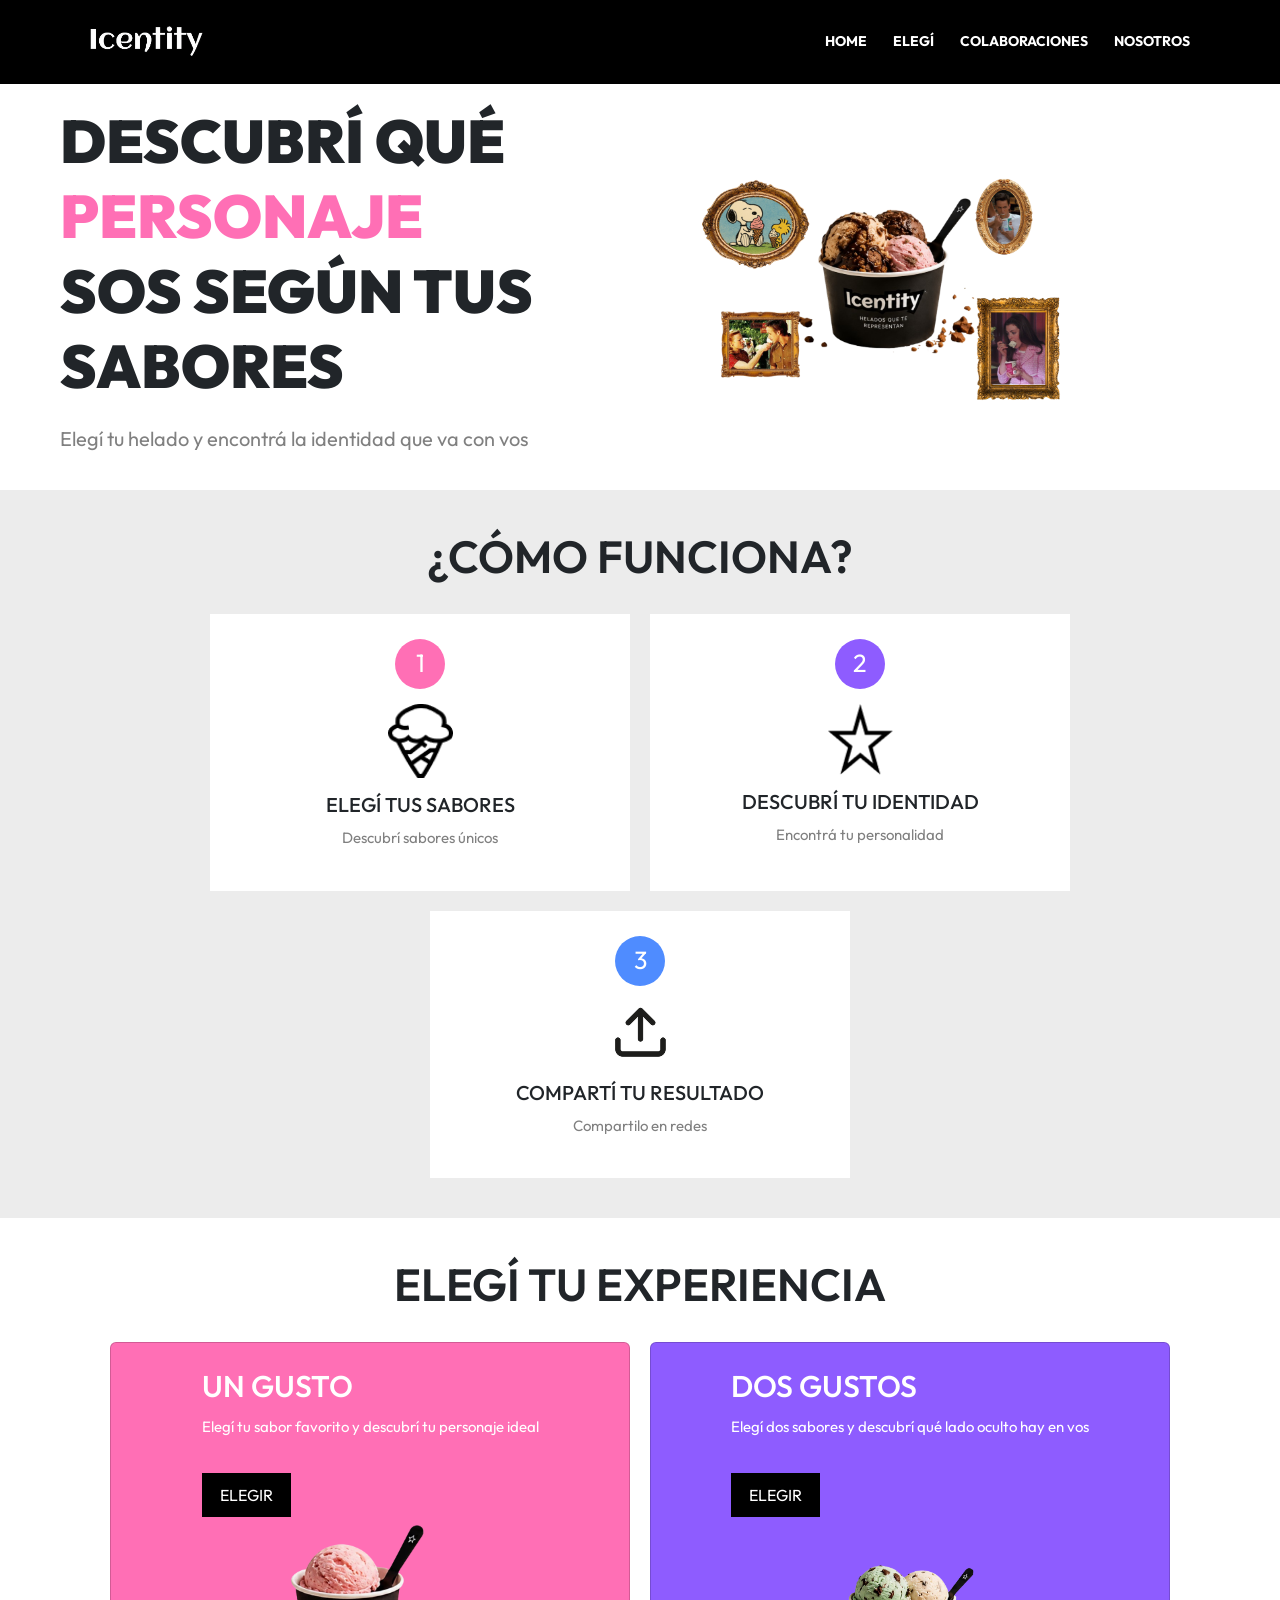
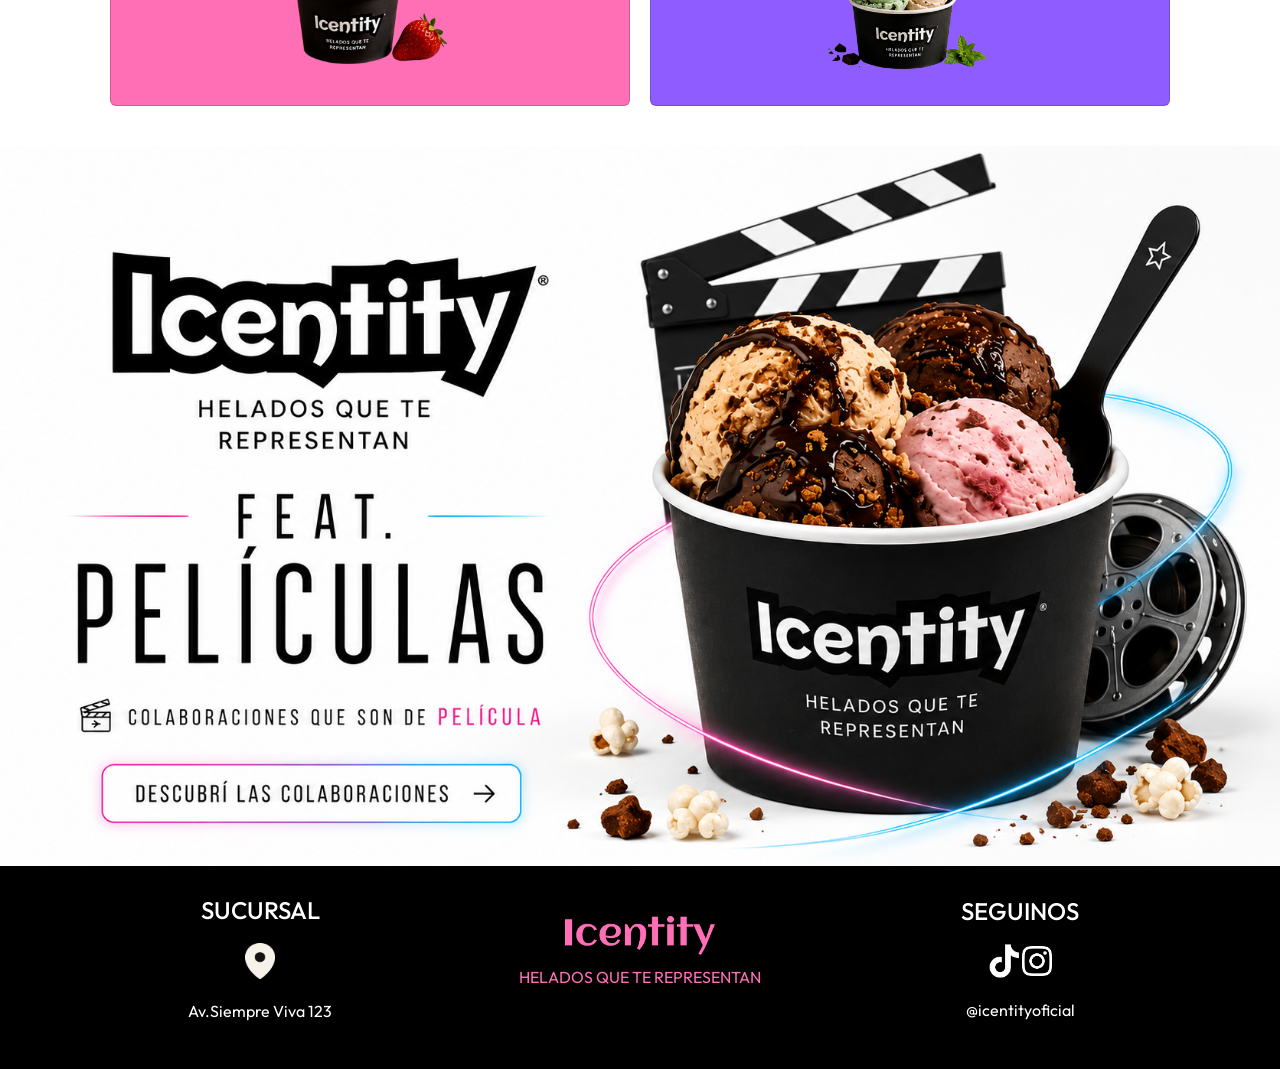
<file: index.html>
<!DOCTYPE html>
<html lang="es">
<head>
  <meta charset="UTF-8">
  <meta name="viewport" content="width=device-width, initial-scale=1.0">
  <title>Icentity</title>
  <link href="https://cdn.jsdelivr.net/npm/bootstrap@5.3.8/dist/css/bootstrap.min.css" rel="stylesheet" integrity="sha384-sRIl4kxILFvY47J16cr9ZwB07vP4J8+LH7qKQnuqkuIAvNWLzeN8tE5YBujZqJLB" crossorigin="anonymous">
  <link rel="stylesheet" href="css/styles.css">
  <link rel="preconnect" href="https://fonts.googleapis.com">
  <link rel="preconnect" href="https://fonts.gstatic.com" crossorigin>
  <link href="https://fonts.googleapis.com/css2?family=Outfit:wght@100..900&display=swap" rel="stylesheet">
</head>




<body>




  <!-- HEADER -->
<header>
  <nav class="navbar navbar-expand-lg navbar-dark bg-black">
    <div class="container">
      <a class="navbar-brand" href="index.html">
        <img class="logo" src="img/logo.png" alt="Logo">
      </a>

      <button class="navbar-toggler" type="button" data-bs-toggle="collapse" data-bs-target="#menu">
        <span class="navbar-toggler-icon"></span>
      </button>

      <div class="collapse navbar-collapse" id="menu">
        <ul class="navbar-nav ms-auto">
          <li class="nav-item">
            <a class="nav-link" href="index.html">HOME</a>
          </li>
          <li class="nav-item">
            <a class="nav-link" href="index.html#experiencia">ELEGÍ</a>
          </li>
          <li class="nav-item">
            <a class="nav-link" href="colaboraciones.html">COLABORACIONES</a>
          </li>
          <li class="nav-item">
            <a class="nav-link" href="nosotros.html">NOSOTROS</a>
          </li>
        </ul>
      </div>
    </div>
  </nav>
</header>



  <!-- HERO -->




  <section class="row hero">





    <div class="col-lg-4 col-md-12 col-sm-12 texto-hero">


      <h1>
        DESCUBRÍ QUÉ <br>
        <span>PERSONAJE</span> <br>
        SOS SEGÚN TUS <br>
        SABORES
      </h1>




      <p>
        Elegí tu helado y encontrá la identidad que va con vos
      </p>




    </div>




    <img class="col-lg-4 col-md-12 col-sm-12helado-principal" src="img/portada.png" alt="Helado">




  </section>




  <!-- COMO FUNCIONA -->




  <section class="funciona">




    <h2>¿CÓMO FUNCIONA?</h2>




    <div class="row contenedor-pasos">





      <div class="col-lg-4 col-md-12 col-sm-12 paso">




        <div class="numero rosa">1</div>




        <img src="img/icono1.png" alt="Icono">




        <h3>ELEGÍ TUS SABORES</h3>




        <p>
          Descubrí sabores únicos
        </p>




      </div>




      <div class="col-lg-4 col-md-12 col-sm-12 paso">




        <div class="numero violeta">2</div>




        <img src="img/icono2.png" alt="Icono">




        <h3>DESCUBRÍ TU IDENTIDAD</h3>




        <p>
          Encontrá tu personalidad
        </p>




      </div>




      <div class="col-lg-4 col-md-12 col-sm-12 paso">




        <div class="numero azul">3</div>




        <img src="img/icono3.png" alt="Icono">




        <h3>COMPARTÍ TU RESULTADO</h3>




        <p>
          Compartilo en redes
        </p>




      </div>




    </div>




  </section>




  <!-- EXPERIENCIA -->




<section id="experiencia" class="experiencia">




  <h2>ELEGÍ TU EXPERIENCIA</h2>




    <div class="row contenedor-cards">




      <!-- CARD 1 -->




      <div class="col-lg-6 col-md-12 col-sm-12 card rosa-fondo">




        <div class="texto-card">




          <h3>UN GUSTO</h3>




          <p>
            Elegí tu sabor favorito y descubrí tu personaje ideal
          </p>
          <a href="elegiuno.html">
               <button>ELEGIR</button>
          </a>
        </div>




        <img src="img/unabochasinfondo.png" alt="Helado">




      </div>




      <!-- CARD 2 -->




      <div class="col-lg-6 col-md-12 col-sm-12 card violeta-fondo">




        <div class="texto-card">




          <h3>DOS GUSTOS</h3>




          <p>
            Elegí dos sabores y descubrí qué lado oculto hay en vos
          </p>
          <a href="elegidos.html">
               <button>ELEGIR</button>
          </a>
        </div>




        <img src="img/dosbochassinfondo.png" alt="Helado">




      </div>




    </div>




  </section>




  <!-- COLABORACION -->




  <section class="banner">




<a href="colaboraciones.html">
  <img class="colaboracionfoto" src="img/colaboraciones.png" alt="Colaboraciones">
</a>



  </section>




  <!-- FOOTER -->

<footer class="footer">
  <div class="container footer-info">
    <div class="row text-center align-items-center">
      <div class="col-md-4">
        <h4>SUCURSAL</h4>
        <img src="img/ubicacion.png" alt="Ubicación">
        <p>Av.Siempre Viva 123</p>
      </div>
      <div class="col-md-4 footer-centro">
        <img src="img/logorosa.png" alt="Logo">
<p style="color: #ff6fb5;">HELADOS QUE TE REPRESENTAN</p>      </div>
      <div class="col-md-4">
        <h4>SEGUINOS</h4>
        <img src="img/tiktok.png" alt="TikTok">
        <img src="img/instagram.png" alt="Instagram">
        <p>@icentityoficial</p>
      </div>
    </div>
  </div>
</footer>


<script src="https://cdn.jsdelivr.net/npm/bootstrap@5.3.8/dist/js/bootstrap.bundle.min.js" integrity="sha384-FKyoEForCGlyvwx9Hj09JcYn3nv7wiPVlz7YYwJrWVcXK/BmnVDxM+D2scQbITxI" crossorigin="anonymous"></script></body>
</html>
</file>
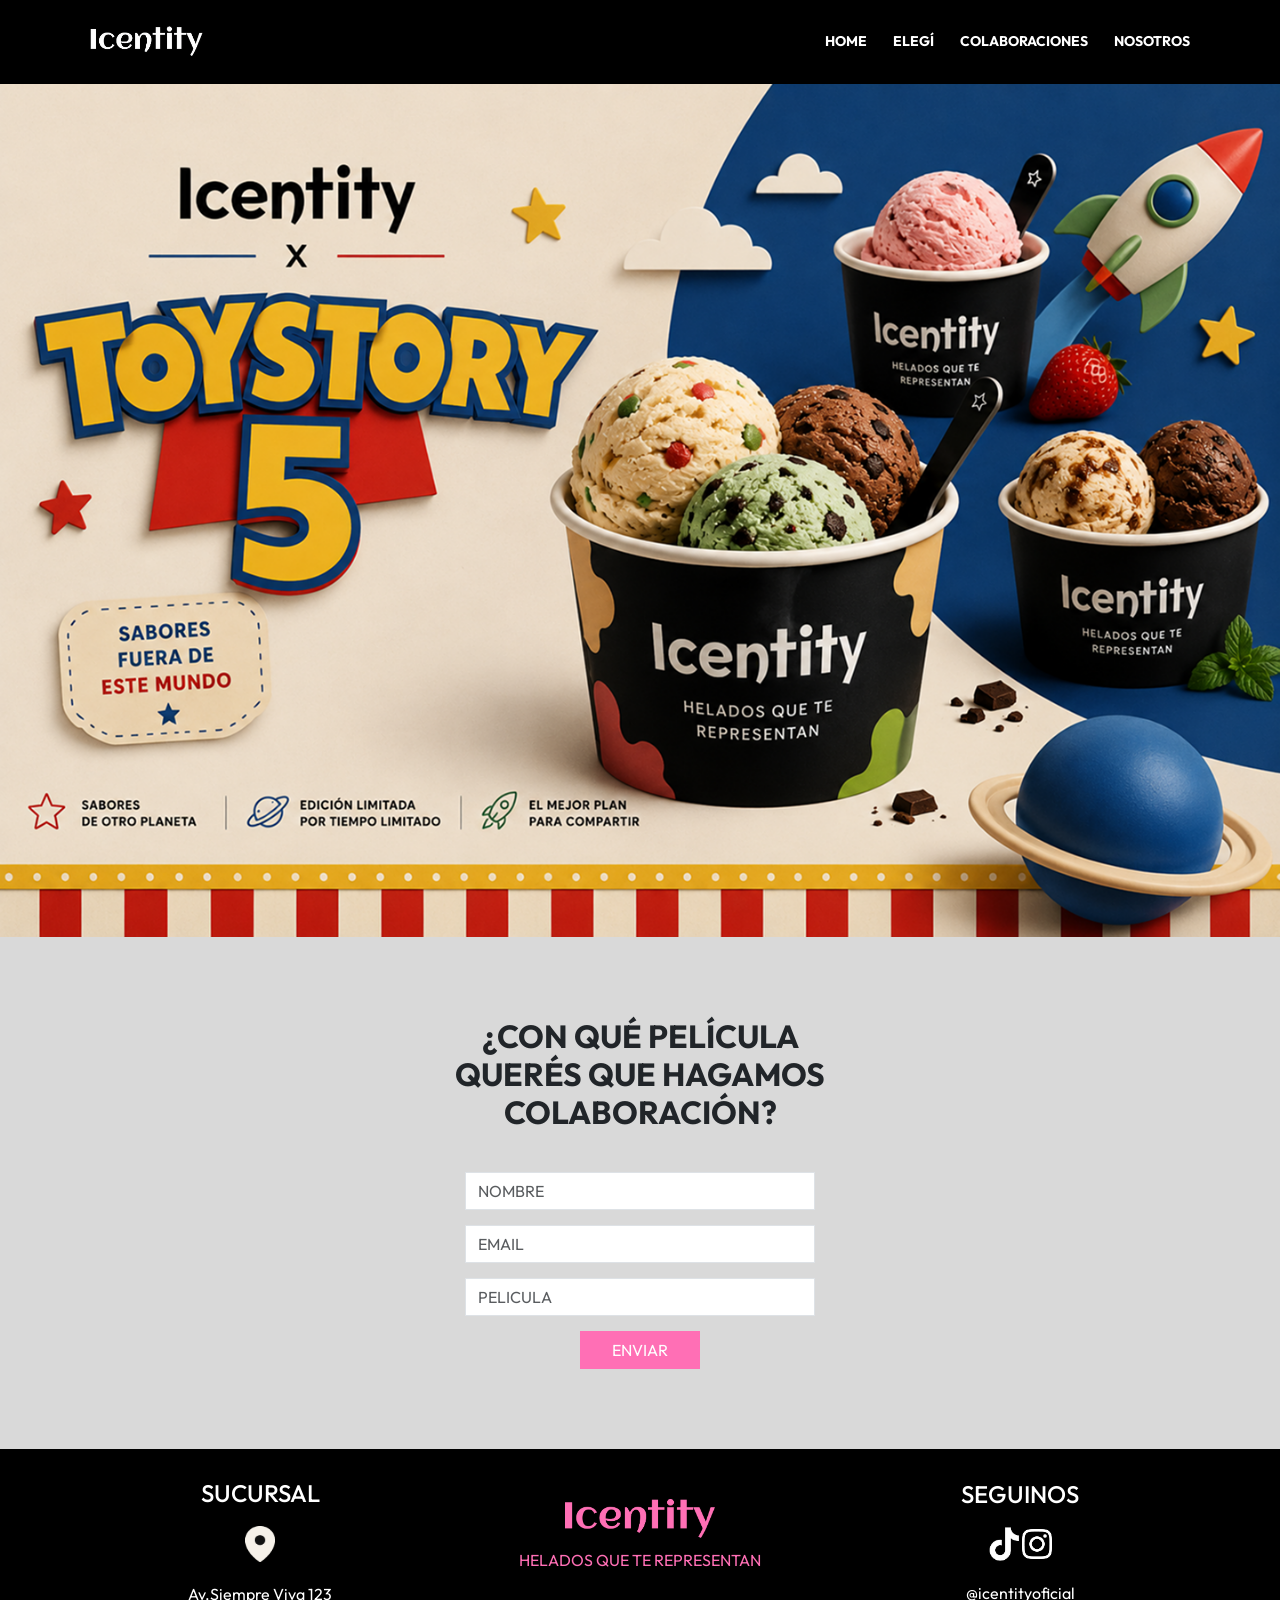
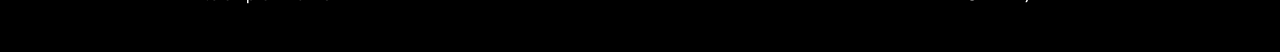
<file: colaboraciones.html>
<!DOCTYPE html>
<html lang="es">
<head>
  <meta charset="UTF-8">
  <meta name="viewport" content="width=device-width, initial-scale=1.0">
  <title>Icentity</title>
  <link href="https://cdn.jsdelivr.net/npm/bootstrap@5.3.8/dist/css/bootstrap.min.css" rel="stylesheet" integrity="sha384-sRIl4kxILFvY47J16cr9ZwB07vP4J8+LH7qKQnuqkuIAvNWLzeN8tE5YBujZqJLB" crossorigin="anonymous">
  <link rel="stylesheet" href="css/styles.css">
    <link rel="preconnect" href="https://fonts.googleapis.com">
  <link rel="preconnect" href="https://fonts.gstatic.com" crossorigin>
  <link href="https://fonts.googleapis.com/css2?family=Outfit:wght@100..900&display=swap" rel="stylesheet">
</head>



<body>

  <!-- HEADER -->
<header>
  <nav class="navbar navbar-expand-lg navbar-dark bg-black">
    <div class="container">
      <a class="navbar-brand" href="index.html">
        <img class="logo" src="img/logo.png" alt="Logo">
      </a>

      <button class="navbar-toggler" type="button" data-bs-toggle="collapse" data-bs-target="#menu">
        <span class="navbar-toggler-icon"></span>
      </button>

      <div class="collapse navbar-collapse" id="menu">
        <ul class="navbar-nav ms-auto">
          <li class="nav-item">
            <a class="nav-link" href="index.html">HOME</a>
          </li>
          <li class="nav-item">
            <a class="nav-link" href="index.html#experiencia">ELEGÍ</a>
          </li>
          <li class="nav-item">
            <a class="nav-link" href="colaboraciones.html">COLABORACIONES</a>
          </li>
          <li class="nav-item">
            <a class="nav-link" href="nosotros.html">NOSOTROS</a>
          </li>
        </ul>
      </div>
    </div>
  </nav>
</header>
 
<section class="banner">
  <img class="img-fluid" src="img/fotocolab.png" alt="Colaboración">
</section>

<section class="formulario">
  <div class="container">
    <h2>
      ¿CON QUÉ PELÍCULA<br>
      QUERÉS QUE HAGAMOS<br>
      COLABORACIÓN?
    </h2>

    <form>
      <input type="text" placeholder="NOMBRE" class="form-control" required>
      <input type="email" placeholder="EMAIL" class="form-control" required>
      <input type="text" placeholder="PELICULA" class="form-control" required>
      <button class="btn btn-enviar">ENVIAR</button>
    </form>
  </div>  
</section>


<footer class="footer">
  <div class="container footer-info">
    <div class="row text-center align-items-center">
      <div class="col-md-4">
        <h4>SUCURSAL</h4>
        <img src="img/ubicacion.png" alt="Ubicación">
        <p>Av.Siempre Viva 123</p>
      </div>
      <div class="col-md-4 footer-centro">
        <img src="img/logorosa.png" alt="Logo">
<p style="color: #ff6fb5;">HELADOS QUE TE REPRESENTAN</p>      </div>
      <div class="col-md-4">
        <h4>SEGUINOS</h4>
        <img src="img/tiktok.png" alt="TikTok">
        <img src="img/instagram.png" alt="Instagram">
        <p>@icentityoficial</p>
      </div>
    </div>
  </div>
</footer>

<script src="https://cdn.jsdelivr.net/npm/bootstrap@5.3.8/dist/js/bootstrap.bundle.min.js" integrity="sha384-FKyoEForCGlyvwx9Hj09JcYn3nv7wiPVlz7YYwJrWVcXK/BmnVDxM+D2scQbITxI" crossorigin="anonymous"></script>

</body>
</html>
</file>
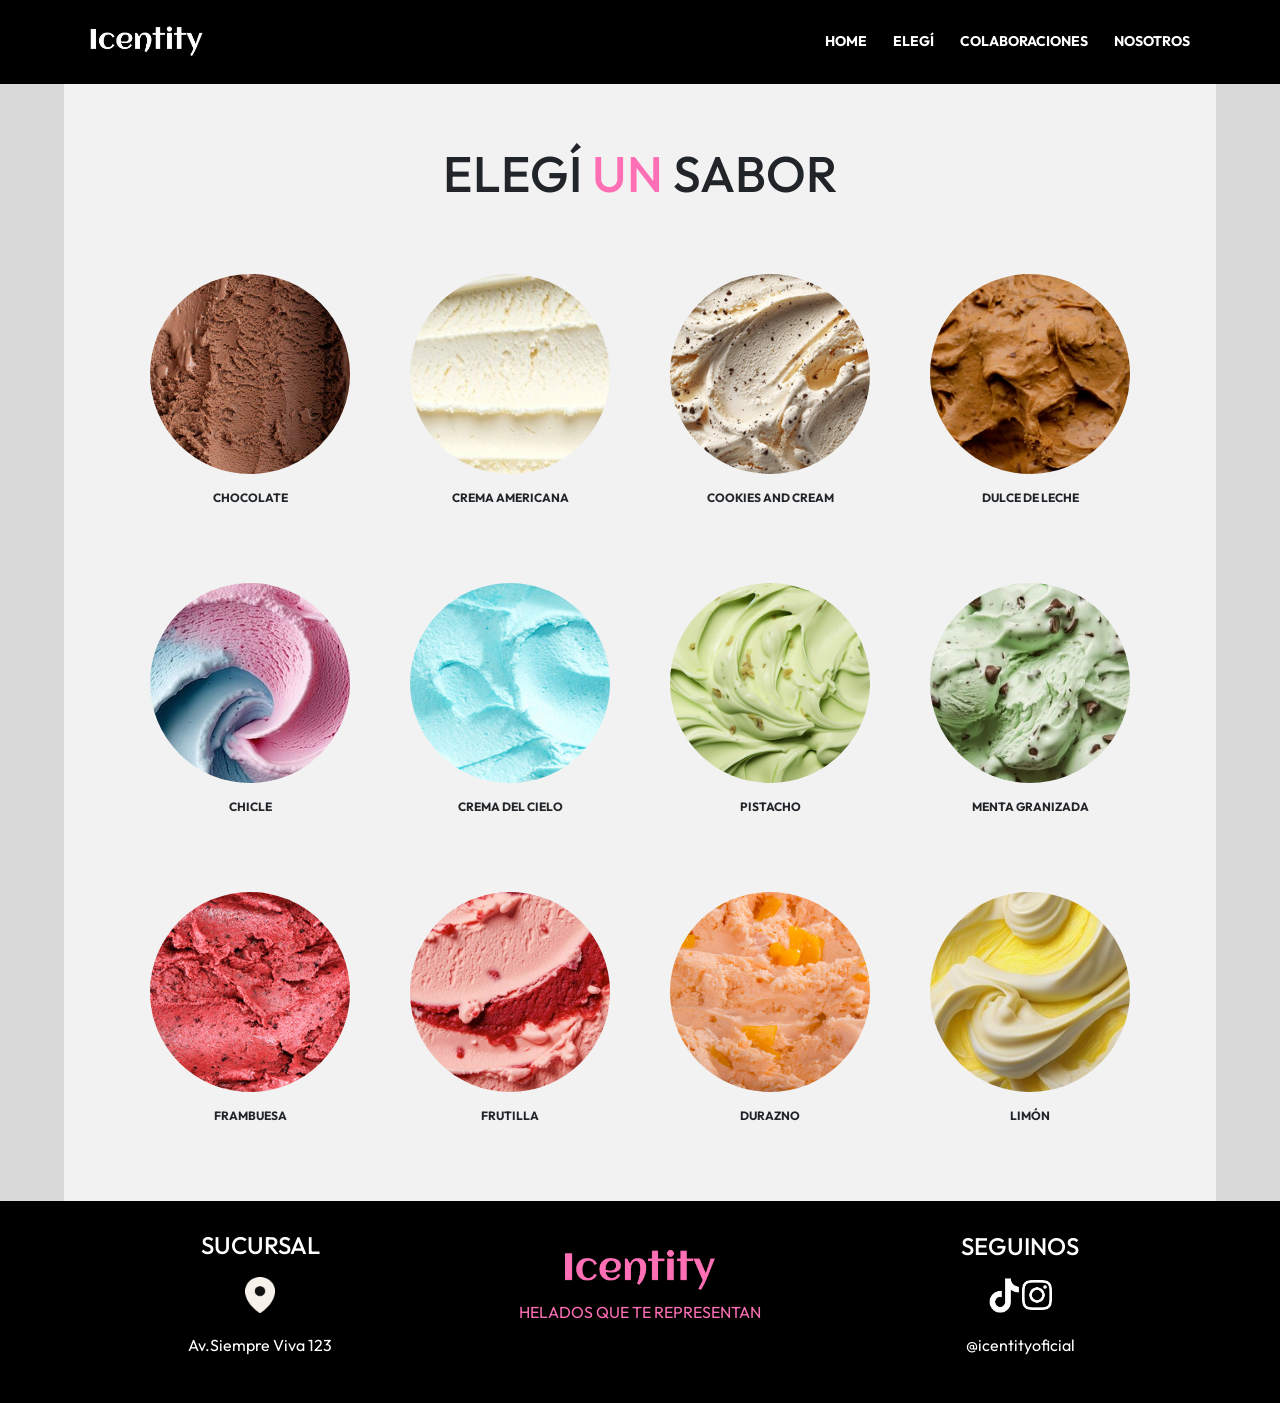
<file: elegidos.html>
<!DOCTYPE html>
<html lang="es">
<head>
  <meta charset="UTF-8">
  <meta name="viewport" content="width=device-width, initial-scale=1.0">
  <title>Icentity - Sabores</title>
  <link href="https://cdn.jsdelivr.net/npm/bootstrap@5.3.8/dist/css/bootstrap.min.css" rel="stylesheet" integrity="sha384-sRIl4kxILFvY47J16cr9ZwB07vP4J8+LH7qKQnuqkuIAvNWLzeN8tE5YBujZqJLB" crossorigin="anonymous">
  <link rel="stylesheet" href="css/styles.css">
    <link rel="preconnect" href="https://fonts.googleapis.com">
  <link rel="preconnect" href="https://fonts.gstatic.com" crossorigin>
  <link href="https://fonts.googleapis.com/css2?family=Outfit:wght@100..900&display=swap" rel="stylesheet">
</head>




<body>




  <!-- HEADER -->




<header>
  <nav class="navbar navbar-expand-lg navbar-dark bg-black">
    <div class="container">
      <a class="navbar-brand" href="index.html">
        <img class="logo" src="img/logo.png" alt="Logo">
      </a>

      <button class="navbar-toggler" type="button" data-bs-toggle="collapse" data-bs-target="#menu">
        <span class="navbar-toggler-icon"></span>
      </button>

      <div class="collapse navbar-collapse" id="menu">
        <ul class="navbar-nav ms-auto">
          <li class="nav-item">
            <a class="nav-link" href="index.html">HOME</a>
          </li>
          <li class="nav-item">
            <a class="nav-link" href="index.html#experiencia">ELEGÍ</a>
          </li>
          <li class="nav-item">
            <a class="nav-link" href="colaboraciones.html">COLABORACIONES</a>
          </li>
          <li class="nav-item">
            <a class="nav-link" href="nosotros.html">NOSOTROS</a>
          </li>
        </ul>
      </div>
    </div>
  </nav>
</header>




  <!-- SABORES -->




  <section class="sabores">




   <h1>
  ELEGÍ <span>UN</span> SABOR
</h1>




    <div class="contenedor-sabores">




      <!-- SABOR -->




      <a href="resultadodos.html">
  <div class="sabor">
    <img src="img/chocolate.jpg" alt="Chocolate">
    <p>CHOCOLATE</p>
  </div>
</a>

<a href="resultadodos.html">
  <div class="sabor">
    <img src="img/crema.jpg" alt="Crema Americana">
    <p>CREMA AMERICANA</p>
  </div>
</a>

<a href="resultadodos.html">
  <div class="sabor">
    <img src="img/cookies.jpg" alt="Cookies and Cream">
    <p>COOKIES AND CREAM</p>
  </div>
</a>

<a href="resultadodos.html">
  <div class="sabor">
    <img src="img/ddl.jpg" alt="Dulce de Leche">
    <p>DULCE DE LECHE</p>
  </div>
</a>

<a href="resultadodos.html">
  <div class="sabor">
    <img src="img/chicle.jpg" alt="Chicle">
    <p>CHICLE</p>
  </div>
</a>

<a href="resultadodos.html">
  <div class="sabor">
    <img src="img/cremadelcielo.jpg" alt="Crema del Cielo">
    <p>CREMA DEL CIELO</p>
  </div>
</a>

<a href="resultadodos.html">
  <div class="sabor">
    <img src="img/pistacho.jpg" alt="Pistacho">
    <p>PISTACHO</p>
  </div>
</a>

<a href="resultadodos.html">
  <div class="sabor">
    <img src="img/menta.jpg" alt="Menta Granizada">
    <p>MENTA GRANIZADA</p>
  </div>
</a>

<a href="resultadodos.html">
  <div class="sabor">
    <img src="img/frambuesa.jpg" alt="Frambuesa">
    <p>FRAMBUESA</p>
  </div>
</a>

<a href="resultadodos.html">
  <div class="sabor">
    <img src="img/frutilla.jpg" alt="Frutilla">
    <p>FRUTILLA</p>
  </div>
</a>

<a href="resultadodos.html">
  <div class="sabor">
    <img src="img/naranja.jpg" alt="Durazno">
    <p>DURAZNO</p>
  </div>
</a>

<a href="resultadodos.html">
  <div class="sabor">
    <img src="img/limon.jpg" alt="Limón">
    <p>LIMÓN</p>
  </div>
</a>

    </div>




  </section>




  <!-- FOOTER -->

<footer class="footer">
  <div class="container footer-info">
    <div class="row text-center align-items-center">
      <div class="col-md-4">
        <h4>SUCURSAL</h4>
        <img src="img/ubicacion.png" alt="Ubicación">
        <p>Av.Siempre Viva 123</p>
      </div>
      <div class="col-md-4 footer-centro">
        <img src="img/logorosa.png" alt="Logo">
<p style="color: #ff6fb5;">HELADOS QUE TE REPRESENTAN</p>      </div>
      <div class="col-md-4">
        <h4>SEGUINOS</h4>
        <img src="img/tiktok.png" alt="TikTok">
        <img src="img/instagram.png" alt="Instagram">
        <p>@icentityoficial</p>
      </div>
    </div>
  </div>
</footer>



<script src="https://cdn.jsdelivr.net/npm/bootstrap@5.3.8/dist/js/bootstrap.bundle.min.js" integrity="sha384-FKyoEForCGlyvwx9Hj09JcYn3nv7wiPVlz7YYwJrWVcXK/BmnVDxM+D2scQbITxI" crossorigin="anonymous"></script>
</body>
</html>
</file>
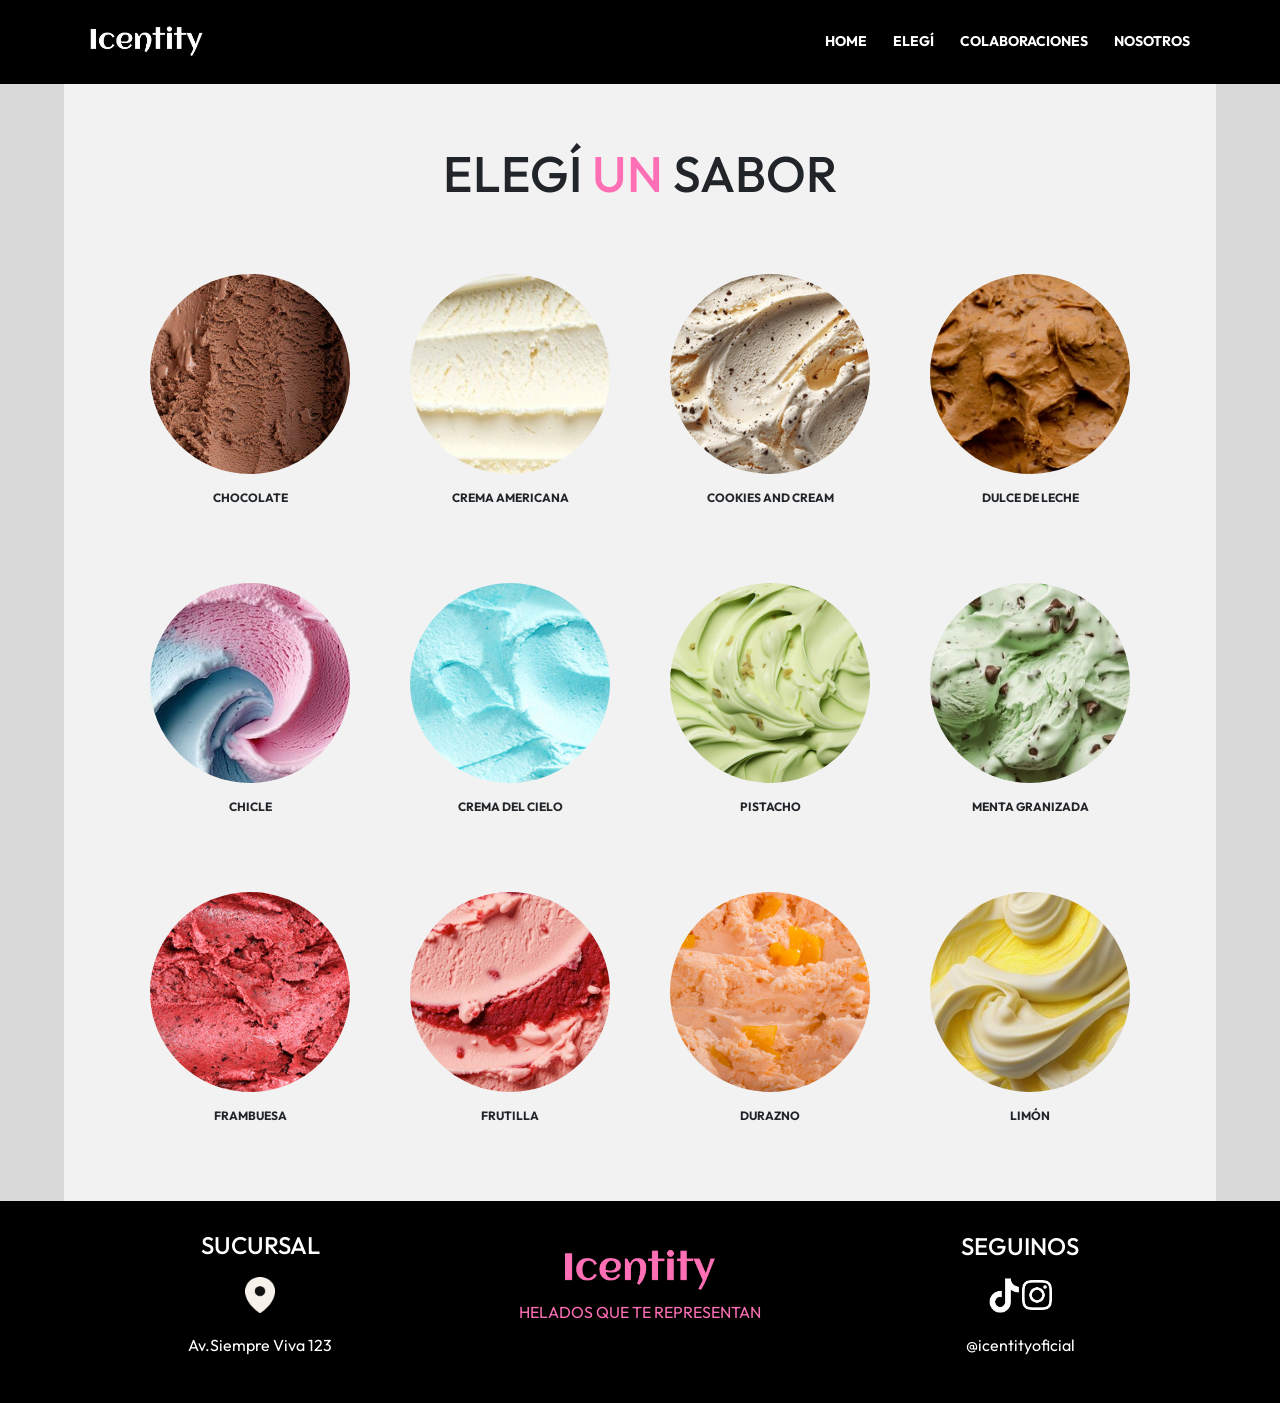
<file: elegiuno.html>
<!DOCTYPE html>
<html lang="es">
<head>
  <meta charset="UTF-8">
  <meta name="viewport" content="width=device-width, initial-scale=1.0">
  <title>Icentity - Sabores</title>
  <link href="https://cdn.jsdelivr.net/npm/bootstrap@5.3.8/dist/css/bootstrap.min.css" rel="stylesheet" integrity="sha384-sRIl4kxILFvY47J16cr9ZwB07vP4J8+LH7qKQnuqkuIAvNWLzeN8tE5YBujZqJLB" crossorigin="anonymous">
  <link rel="stylesheet" href="css/styles.css">
    <link rel="preconnect" href="https://fonts.googleapis.com">
  <link rel="preconnect" href="https://fonts.gstatic.com" crossorigin>
  <link href="https://fonts.googleapis.com/css2?family=Outfit:wght@100..900&display=swap" rel="stylesheet">
</head>




<body>

  <!-- HEADER -->
  <header>
  <nav class="navbar navbar-expand-lg navbar-dark bg-black">
    <div class="container">
      <a class="navbar-brand" href="index.html">
        <img class="logo" src="img/logo.png" alt="Logo">
      </a>

      <button class="navbar-toggler" type="button" data-bs-toggle="collapse" data-bs-target="#menu">
        <span class="navbar-toggler-icon"></span>
      </button>

      <div class="collapse navbar-collapse" id="menu">
        <ul class="navbar-nav ms-auto">
          <li class="nav-item">
            <a class="nav-link" href="index.html">HOME</a>
          </li>
          <li class="nav-item">
            <a class="nav-link" href="index.html#experiencia">ELEGÍ</a>
          </li>
          <li class="nav-item">
            <a class="nav-link" href="colaboraciones.html">COLABORACIONES</a>
          </li>
          <li class="nav-item">
            <a class="nav-link" href="nosotros.html">NOSOTROS</a>
          </li>
        </ul>
      </div>
    </div>
  </nav>
</header>


  <!-- SABORES -->




  <section class="sabores">




   <h1>
  ELEGÍ <span>UN</span> SABOR
</h1>





    <div class= "contenedor-sabores">




      <!-- SABOR -->




<a href="resultadouno.html">
  <div class="sabor">
    <img src="img/chocolate.jpg" alt="Chocolate">
    <p>CHOCOLATE</p>
  </div>
</a>

<a href="resultadouno.html">
  <div class="sabor">
    <img src="img/crema.jpg" alt="Crema Americana">
    <p>CREMA AMERICANA</p>
  </div>
</a>

<a href="resultadouno.html">
  <div class="sabor">
    <img src="img/cookies.jpg" alt="Cookies and Cream">
    <p>COOKIES AND CREAM</p>
  </div>
</a>

<a href="resultadouno.html">
  <div class="sabor">
    <img src="img/ddl.jpg" alt="Dulce de Leche">
    <p>DULCE DE LECHE</p>
  </div>
</a>

<a href="resultadouno.html">
  <div class="sabor">
    <img src="img/chicle.jpg" alt="Chicle">
    <p>CHICLE</p>
  </div>
</a>

<a href="resultadouno.html">
  <div class="sabor">
    <img src="img/cremadelcielo.jpg" alt="Crema del Cielo">
    <p>CREMA DEL CIELO</p>
  </div>
</a>

<a href="resultadouno.html">
  <div class="sabor">
    <img src="img/pistacho.jpg" alt="Pistacho">
    <p>PISTACHO</p>
  </div>
</a>

<a href="resultadouno.html">
  <div class="sabor">
    <img src="img/menta.jpg" alt="Menta Granizada">
    <p>MENTA GRANIZADA</p>
  </div>
</a>

<a href="resultadouno.html">
  <div class="sabor">
    <img src="img/frambuesa.jpg" alt="Frambuesa">
    <p>FRAMBUESA</p>
  </div>
</a>

<a href="resultadouno.html">
  <div class="sabor">
    <img src="img/frutilla.jpg" alt="Frutilla">
    <p>FRUTILLA</p>
  </div>
</a>

<a href="resultadouno.html">
  <div class="sabor">
    <img src="img/naranja.jpg" alt="Durazno">
    <p>DURAZNO</p>
  </div>
</a>

<a href="resultadouno.html">
  <div class="sabor">
    <img src="img/limon.jpg" alt="Limón">
    <p>LIMÓN</p>
  </div>
</a>

    </div>


  </section>




  <!-- FOOTER -->
<footer class="footer">
  <div class="container footer-info">
    <div class="row text-center align-items-center">
      <div class="col-md-4">
        <h4>SUCURSAL</h4>
        <img src="img/ubicacion.png" alt="Ubicación">
        <p>Av.Siempre Viva 123</p>
      </div>
      <div class="col-md-4 footer-centro">
        <img src="img/logorosa.png" alt="Logo">
<p style="color: #ff6fb5;">HELADOS QUE TE REPRESENTAN</p>      </div>
      <div class="col-md-4">
        <h4>SEGUINOS</h4>
        <img src="img/tiktok.png" alt="TikTok">
        <img src="img/instagram.png" alt="Instagram">
        <p>@icentityoficial</p>
      </div>
    </div>
  </div>
</footer>


<script src="https://cdn.jsdelivr.net/npm/bootstrap@5.3.8/dist/js/bootstrap.bundle.min.js" integrity="sha384-FKyoEForCGlyvwx9Hj09JcYn3nv7wiPVlz7YYwJrWVcXK/BmnVDxM+D2scQbITxI" crossorigin="anonymous"></script>

</body>
</html>
</file>
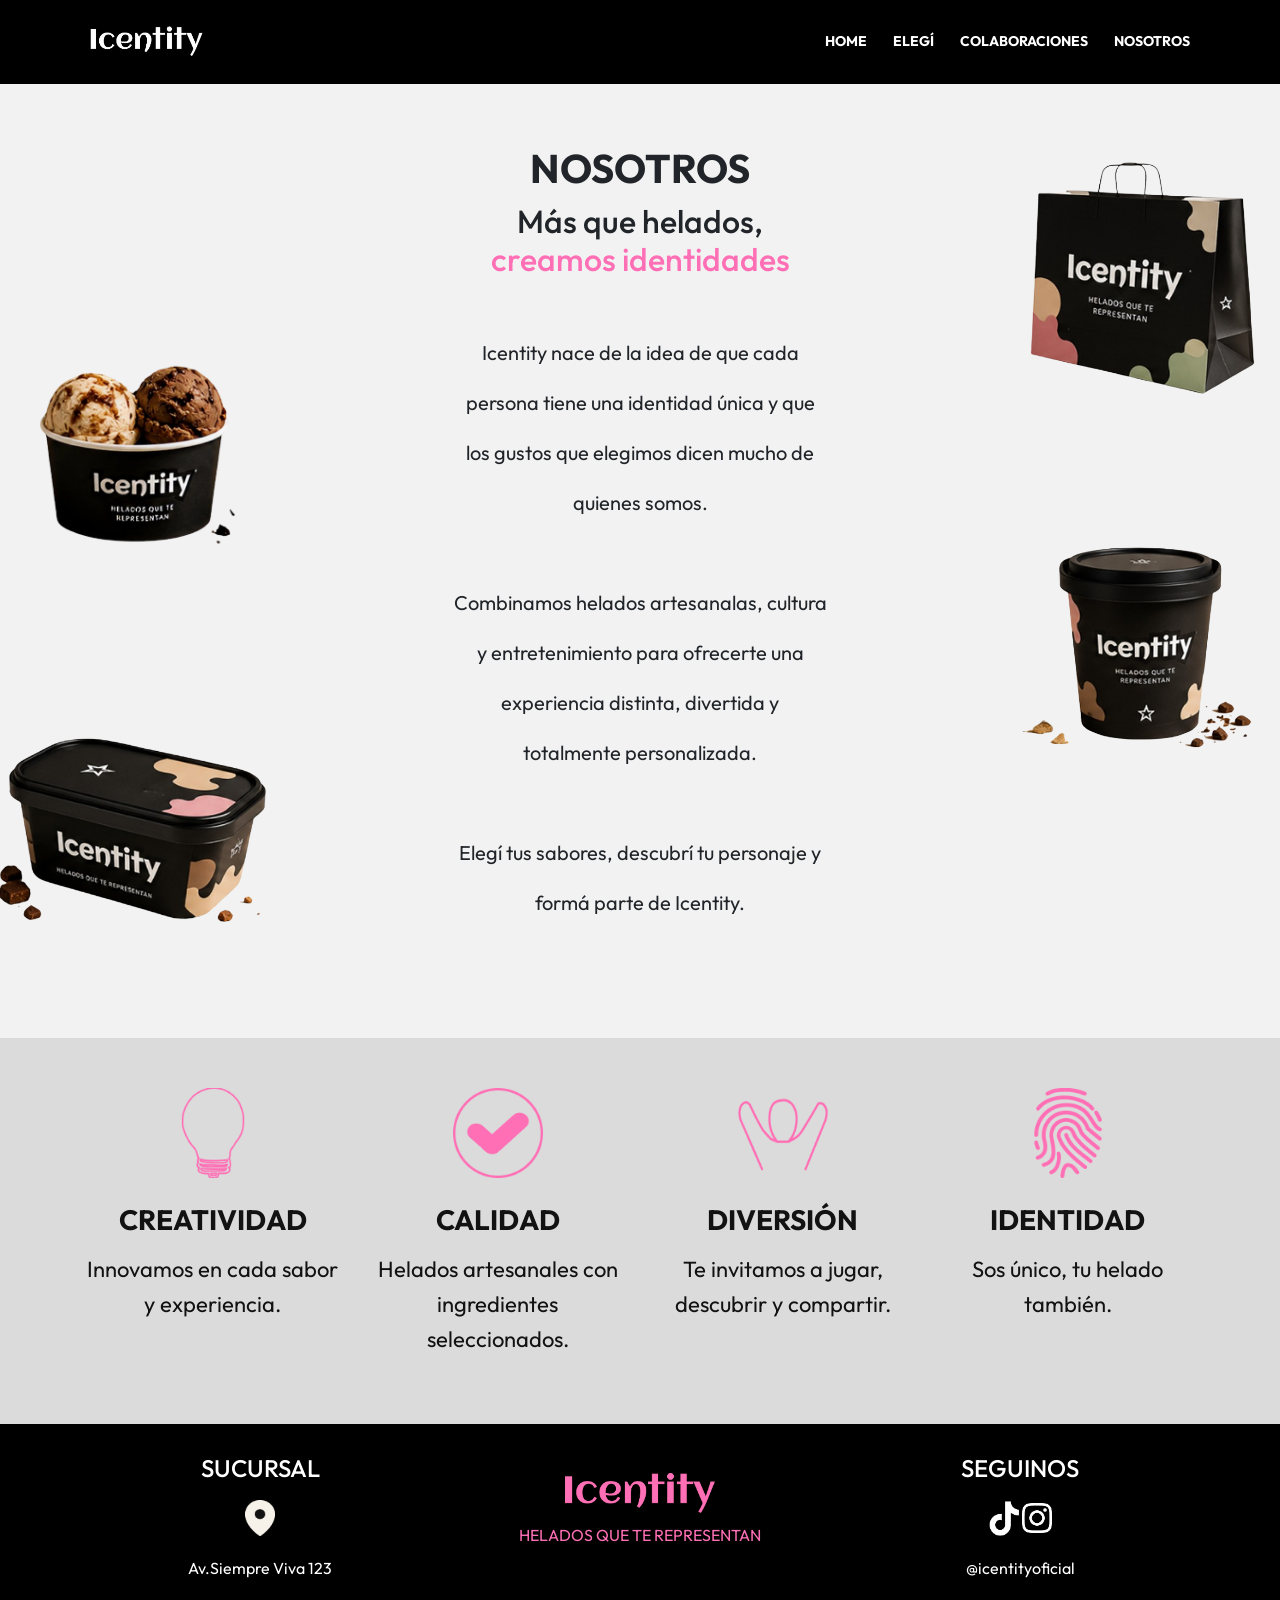
<file: nosotros.html>
<!DOCTYPE html>
<html lang="es">
<head>
  <meta charset="UTF-8">
  <meta name="viewport" content="width=device-width, initial-scale=1.0">
  <title>Icentity</title>
  <link href="https://cdn.jsdelivr.net/npm/bootstrap@5.3.8/dist/css/bootstrap.min.css" rel="stylesheet" integrity="sha384-sRIl4kxILFvY47J16cr9ZwB07vP4J8+LH7qKQnuqkuIAvNWLzeN8tE5YBujZqJLB" crossorigin="anonymous">
  <link rel="stylesheet" href="css/styles.css">
    <link rel="preconnect" href="https://fonts.googleapis.com">
  <link rel="preconnect" href="https://fonts.gstatic.com" crossorigin>
  <link href="https://fonts.googleapis.com/css2?family=Outfit:wght@100..900&display=swap" rel="stylesheet">
</head>




<body>




  <!-- HEADER -->
<header>
  <nav class="navbar navbar-expand-lg navbar-dark bg-black">
    <div class="container">
      <a class="navbar-brand" href="index.html">
        <img class="logo" src="img/logo.png" alt="Logo">
      </a>

      <button class="navbar-toggler" type="button" data-bs-toggle="collapse" data-bs-target="#menu">
        <span class="navbar-toggler-icon"></span>
      </button>

      <div class="collapse navbar-collapse" id="menu">
        <ul class="navbar-nav ms-auto">
          <li class="nav-item">
            <a class="nav-link" href="index.html">HOME</a>
          </li>
          <li class="nav-item">
            <a class="nav-link" href="index.html#experiencia">ELEGÍ</a>
          </li>
          <li class="nav-item">
            <a class="nav-link" href="colaboraciones.html">COLABORACIONES</a>
          </li>
          <li class="nav-item">
            <a class="nav-link" href="nosotros.html">NOSOTROS</a>
          </li>
        </ul>
      </div>
    </div>
  </nav>
</header>


<!-- NOSOTROS -->


<section class="nosotros">
  <div class="row container-nosotros">
    <div class="ocultar col-lg-4 col-md-12 col-sm-12">
    <img src="img/bochas.png" alt="Bochas" class="bochas">
    <img src="img/potegrande.png" alt="PoteGrande" class="potegrande">
    </div>

    <div class="col-lg-4 col-md-12 col-sm-12">
    <h1>NOSOTROS</h1>
    
    <h2>
      Más que helados,
      <span>creamos identidades</span>
    </h2>
        
    <p>
      Icentity nace de la idea de que cada persona tiene una identidad única y que los gustos que elegimos dicen mucho de quienes somos.
    </p>

    <p>
      Combinamos helados artesanalas, cultura y entretenimiento para ofrecerte una experiencia distinta, divertida y totalmente personalizada.
    </p>
       
    <p>
      Elegí tus sabores, descubrí tu personaje y formá parte de Icentity.
    </p>
    </div>

    <div class="ocultar col-lg-4 col-md-12 col-sm-12">
    <img src="img/bolsa.png" alt="Bolsa" class="bolsa">
    <img src="img/pote.png" alt="Pote" class="pote">
    </div>
   </div>
</section>

    <!-- CUALIDADES -->


<section class= "cualidades">
  <div class="container">
    <div class ="row text-center">
      <div class="col-md-3 col-sm-6 cualidad">
        <img src="img/luz.png" alt="Lamparita">
        <h3>CREATIVIDAD</h3>
        <p>Innovamos en cada sabor y experiencia.</p>
      </div>
      <div class="col-md-3 col-sm-6 cualidad">
        <img src="img/tilde.png" alt="Check">
        <h3>CALIDAD</h3>
        <p>Helados artesanales con ingredientes seleccionados.</p>
      </div>
      <div class="col-md-3 col-sm-6 cualidad">
        <img src="img/persona.png" alt="Persona">
        <h3>DIVERSIÓN</h3>
        <p>Te invitamos a jugar, descubrir y compartir.</p>
      </div>
      <div class="col-md-3 col-sm-6 cualidad">
        <img src="img/huella.png" alt="Huella">
        <h3>IDENTIDAD</h3>
        <p>Sos único, tu helado también.</p>
      </div>
    </div>
  </div>
</section>


<!-- FOOTER -->

<footer class="footer">
  <div class="container footer-info">
    <div class="row text-center align-items-center">
      <div class="col-md-4">
        <h4>SUCURSAL</h4>
        <img src="img/ubicacion.png" alt="Ubicación">
        <p>Av.Siempre Viva 123</p>
      </div>
      <div class="col-md-4 footer-centro">
        <img src="img/logorosa.png" alt="Logo">
<p style="color: #ff6fb5;">HELADOS QUE TE REPRESENTAN</p>      </div>
      <div class="col-md-4">
        <h4>SEGUINOS</h4>
        <img src="img/tiktok.png" alt="TikTok">
        <img src="img/instagram.png" alt="Instagram">
        <p>@icentityoficial</p>
      </div>
    </div>
  </div>
</footer>

<script src="https://cdn.jsdelivr.net/npm/bootstrap@5.3.8/dist/js/bootstrap.bundle.min.js" integrity="sha384-FKyoEForCGlyvwx9Hj09JcYn3nv7wiPVlz7YYwJrWVcXK/BmnVDxM+D2scQbITxI" crossorigin="anonymous"></script>

</body>
</html>
</file>
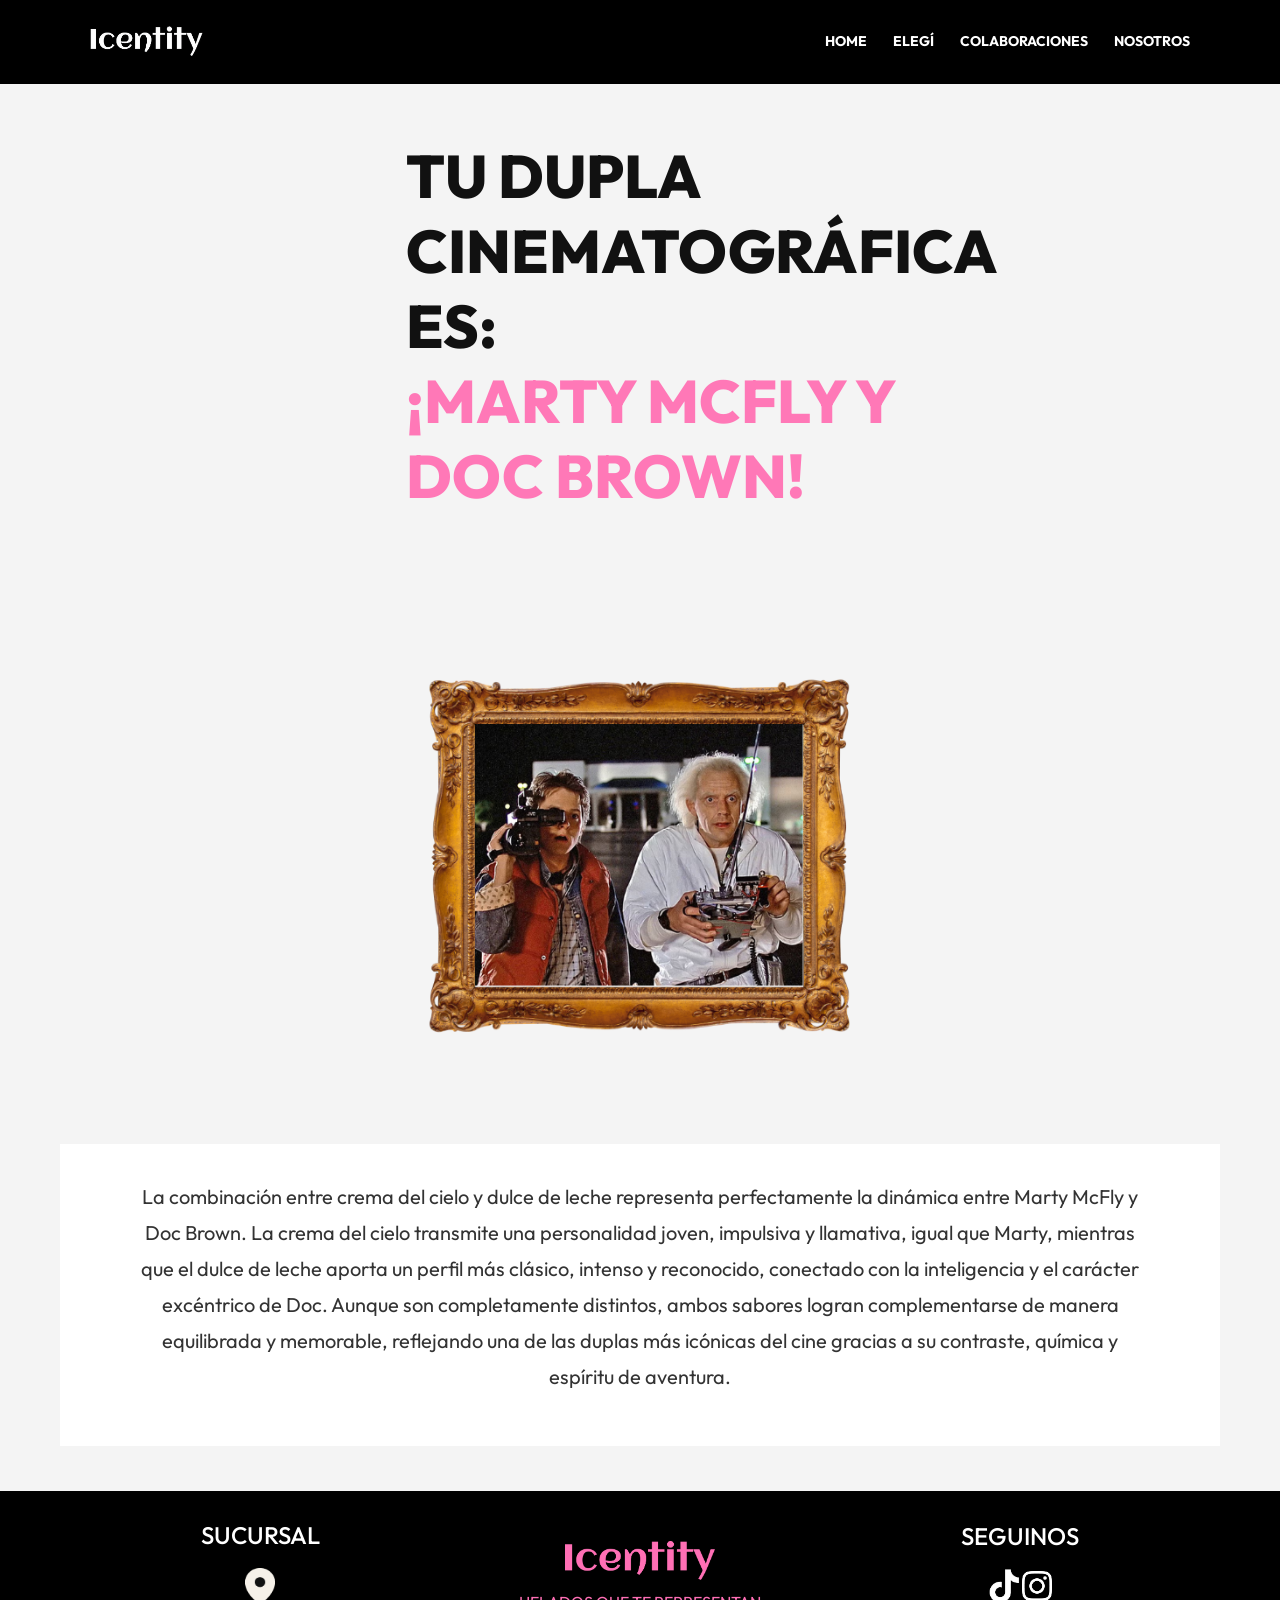
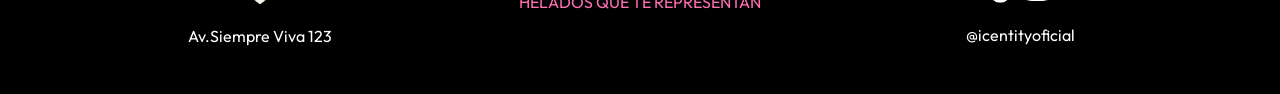
<file: resultadodos.html>
<!DOCTYPE html>
<html lang="es">
<head>
  <meta charset="UTF-8">
  <meta name="viewport" content="width=device-width, initial-scale=1.0">
  <title>Icentity - Resultado</title>
  <link href="https://cdn.jsdelivr.net/npm/bootstrap@5.3.8/dist/css/bootstrap.min.css" rel="stylesheet" integrity="sha384-sRIl4kxILFvY47J16cr9ZwB07vP4J8+LH7qKQnuqkuIAvNWLzeN8tE5YBujZqJLB" crossorigin="anonymous">
  <link rel="stylesheet" href="css/styles.css">
    <link rel="preconnect" href="https://fonts.googleapis.com">
  <link rel="preconnect" href="https://fonts.gstatic.com" crossorigin>
  <link href="https://fonts.googleapis.com/css2?family=Outfit:wght@100..900&display=swap" rel="stylesheet">
</head>

<body>

<header>
  <nav class="navbar navbar-expand-lg navbar-dark bg-black">
    <div class="container">
      <a class="navbar-brand" href="index.html">
        <img class="logo" src="img/logo.png" alt="Logo">
      </a>

      <button class="navbar-toggler" type="button" data-bs-toggle="collapse" data-bs-target="#menu">
        <span class="navbar-toggler-icon"></span>
      </button>

      <div class="collapse navbar-collapse" id="menu">
        <ul class="navbar-nav ms-auto">
          <li class="nav-item">
            <a class="nav-link" href="index.html">HOME</a>
          </li>
          <li class="nav-item">
            <a class="nav-link" href="index.html#experiencia">ELEGÍ</a>
          </li>
          <li class="nav-item">
            <a class="nav-link" href="colaboraciones.html">COLABORACIONES</a>
          </li>
          <li class="nav-item">
            <a class="nav-link" href="nosotros.html">NOSOTROS</a>
          </li>
        </ul>
      </div>
    </div>
  </nav>
</header>

  <section class="resultado-uno">

    <div class="row resultado-arriba">
      <div class="col-lg-6 col-md-12 col-sm-12 resultado-titulo">
      <h1>
        TU DUPLA <br>
        CINEMATOGRÁFICA ES: <br>
        <span>¡MARTY MCFLY Y <br> DOC BROWN!</span>
      </h1>
      </div>

      <img class="col-lg-6 col-md-12 col-sm-12 foto-personaje" src="img/martydoc.png" alt="Marty y Doc">

    </div>

    <div class="resultado-texto">

      <p>
        La combinación entre crema del cielo y dulce de leche representa perfectamente
        la dinámica entre Marty McFly y Doc Brown. La crema del cielo transmite una
        personalidad joven, impulsiva y llamativa, igual que Marty, mientras que el
        dulce de leche aporta un perfil más clásico, intenso y reconocido, conectado con
        la inteligencia y el carácter excéntrico de Doc. Aunque son completamente
        distintos, ambos sabores logran complementarse de manera equilibrada y memorable,
        reflejando una de las duplas más icónicas del cine gracias a su contraste,
        química y espíritu de aventura.
      </p>

    </div>

  </section>

<footer class="footer">
  <div class="container footer-info">
    <div class="row text-center align-items-center">
      <div class="col-md-4">
        <h4>SUCURSAL</h4>
        <img src="img/ubicacion.png" alt="Ubicación">
        <p>Av.Siempre Viva 123</p>
      </div>
      <div class="col-md-4 footer-centro">
        <img src="img/logorosa.png" alt="Logo">
<p style="color: #ff6fb5;">HELADOS QUE TE REPRESENTAN</p>      </div>
      <div class="col-md-4">
        <h4>SEGUINOS</h4>
        <img src="img/tiktok.png" alt="TikTok">
        <img src="img/instagram.png" alt="Instagram">
        <p>@icentityoficial</p>
      </div>
    </div>
  </div>
</footer>

<script src="https://cdn.jsdelivr.net/npm/bootstrap@5.3.8/dist/js/bootstrap.bundle.min.js" integrity="sha384-FKyoEForCGlyvwx9Hj09JcYn3nv7wiPVlz7YYwJrWVcXK/BmnVDxM+D2scQbITxI" crossorigin="anonymous"></script>

</body>
</html>
</file>
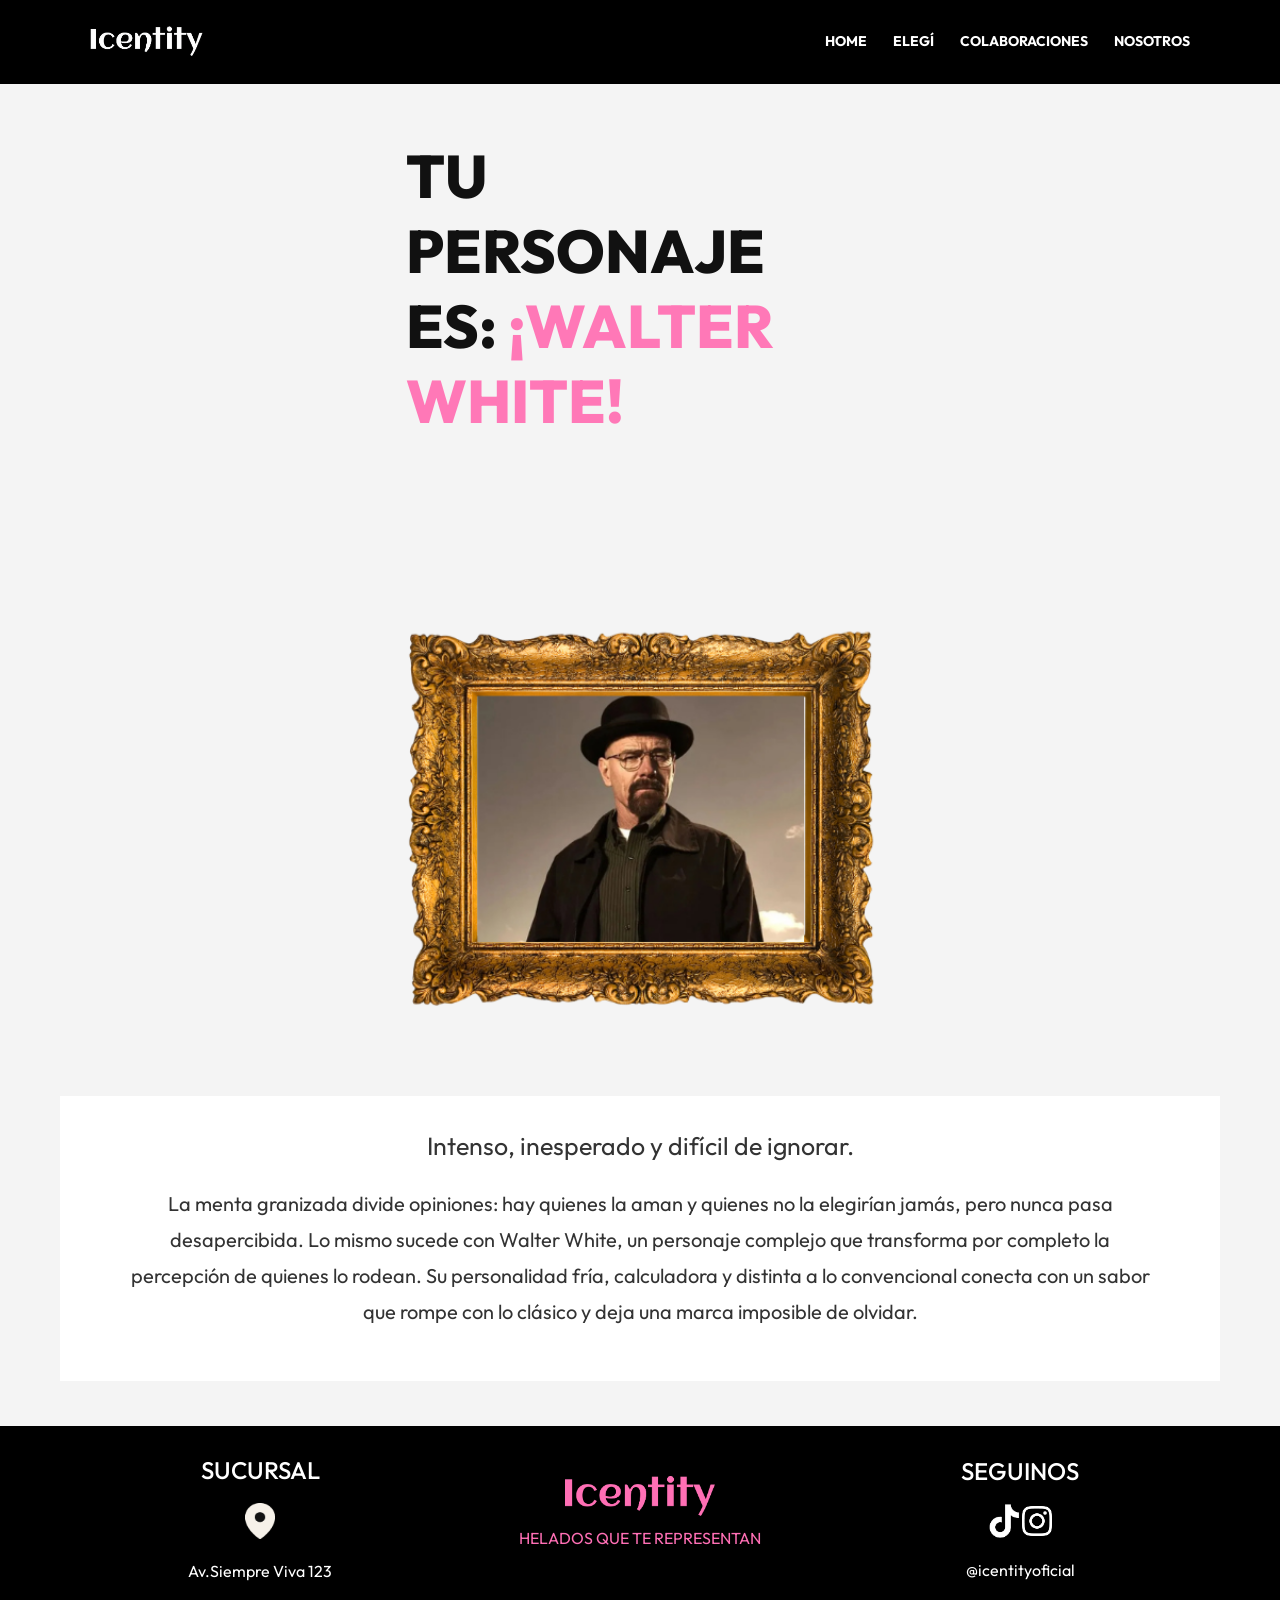
<file: resultadouno.html>
<!DOCTYPE html>
<html lang="es">
<head>
  <meta charset="UTF-8">
  <meta name="viewport" content="width=device-width, initial-scale=1.0">
  <title>Icentity - Resultado</title>
  <link href="https://cdn.jsdelivr.net/npm/bootstrap@5.3.8/dist/css/bootstrap.min.css" rel="stylesheet" integrity="sha384-sRIl4kxILFvY47J16cr9ZwB07vP4J8+LH7qKQnuqkuIAvNWLzeN8tE5YBujZqJLB" crossorigin="anonymous">
  <link rel="stylesheet" href="css/styles.css">
    <link rel="preconnect" href="https://fonts.googleapis.com">
  <link rel="preconnect" href="https://fonts.gstatic.com" crossorigin>
  <link href="https://fonts.googleapis.com/css2?family=Outfit:wght@100..900&display=swap" rel="stylesheet">
</head>

<body>

<header>
  <nav class="navbar navbar-expand-lg navbar-dark bg-black">
    <div class="container">
      <a class="navbar-brand" href="index.html">
        <img class="logo" src="img/logo.png" alt="Logo">
      </a>

      <button class="navbar-toggler" type="button" data-bs-toggle="collapse" data-bs-target="#menu">
        <span class="navbar-toggler-icon"></span>
      </button>

      <div class="collapse navbar-collapse" id="menu">
        <ul class="navbar-nav ms-auto">
          <li class="nav-item">
            <a class="nav-link" href="index.html">HOME</a>
          </li>
          <li class="nav-item">
            <a class="nav-link" href="index.html#experiencia">ELEGÍ</a>
          </li>
          <li class="nav-item">
            <a class="nav-link" href="colaboraciones.html">COLABORACIONES</a>
          </li>
          <li class="nav-item">
            <a class="nav-link" href="nosotros.html">NOSOTROS</a>
          </li>
        </ul>
      </div>
    </div>
  </nav>
</header>

  <section class="resultado-uno">

    <div class=" row resultado-arriba">

      <div class="col-lg-6 col-md-12 col-sm-12 resultado-titulo">
        <h1>
          TU <br>
          PERSONAJE <br>
          ES: <span>¡WALTER <br> WHITE!</span>
        </h1>
      </div>

      <img class="col-lg-6 col-md-12 col-sm-12 foto-personaje" src="img/walterwhite.png" alt="Walter White">

    </div>

    <div class="resultado-texto">

      <h3>Intenso, inesperado y difícil de ignorar.</h3>

      <p>
        La menta granizada divide opiniones: hay quienes la aman y quienes no la
        elegirían jamás, pero nunca pasa desapercibida. Lo mismo sucede con Walter
        White, un personaje complejo que transforma por completo la percepción de
        quienes lo rodean. Su personalidad fría, calculadora y distinta a lo convencional
        conecta con un sabor que rompe con lo clásico y deja una marca imposible de olvidar.
      </p>

    </div>

  </section>

<footer class="footer">
  <div class="container footer-info">
    <div class="row text-center align-items-center">
      <div class="col-md-4">
        <h4>SUCURSAL</h4>
        <img src="img/ubicacion.png" alt="Ubicación">
        <p>Av.Siempre Viva 123</p>
      </div>
      <div class="col-md-4 footer-centro">
        <img src="img/logorosa.png" alt="Logo">
<p style="color: #ff6fb5;">HELADOS QUE TE REPRESENTAN</p>      </div>
      <div class="col-md-4">
        <h4>SEGUINOS</h4>
        <img src="img/tiktok.png" alt="TikTok">
        <img src="img/instagram.png" alt="Instagram">
        <p>@icentityoficial</p>
      </div>
    </div>
  </div>
</footer>

<script src="https://cdn.jsdelivr.net/npm/bootstrap@5.3.8/dist/js/bootstrap.bundle.min.js" integrity="sha384-FKyoEForCGlyvwx9Hj09JcYn3nv7wiPVlz7YYwJrWVcXK/BmnVDxM+D2scQbITxI" crossorigin="anonymous"></script>

</body>
</html>
</file>
<file: css/styles.css>
*{
  margin:0;
  padding:0;
  box-sizing:border-box;
 font-family: "Outfit", sans-serif;
}


body{
  background:#d9d9d9;
}




/* HEADER */




header{
  background:black;
}

.logo{
  width:120px;
}


.navbar{
  background:black;
  min-height:80px;
}

.navbar-brand img{
    width: 130px;
}

.nav-link{
    color: white !important;
    font-weight: bold;
    font-size: 14px;
    margin-left: 10px;
}

.navbar-nav .nav-link{
  color: white !important;
}

/* HERO */




.hero{
  background:white;




  display:flex;
  align-items:center;
  gap: 50px;




  padding:20px 60px;
}




.texto-hero{
  width:50%;
}




.texto-hero h1{
  font-size:60px; 
  line-height: 1.25;
  font-weight: 900; 
}




.texto-hero span{
  color:#ff6fb5;
}




.texto-hero p{
  margin-top:20px;
  font-size:20px;
  color:gray;
}




.helado-principal{
  width:650px;
}
/* FUNCIONA */




.funciona{
  background:#ececec;
  padding:40px 40px;
  text-align:center;
}




.funciona h2{
  font-size:45px;
  margin-bottom:30px;
  font-weight: 600;
}




.contenedor-pasos{
  display:flex;
  justify-content:center;
  gap:20px;
}




.paso{
  background:white;
  width:420px;
  padding:25px;
}




.numero{
  width:50px;
  height:50px;
  border-radius:50%;
  color:white;




  display:flex;
  justify-content:center;
  align-items:center;




  margin:auto;
  margin-bottom:15px;




  font-size:25px;
}




.rosa{
  background:#ff6fb5;
}




.violeta{
  background:#8e5cff;
}




.azul{
  background:#4f8cff;
}




.paso img{
  width:65px;
  margin-bottom:15px;
}




.paso h3{
  font-size:20px;
  margin-bottom:10px;
}




.paso p{
  font-size:15px;
  color:gray;
}












/* EXPERIENCIA */




.experiencia{
  background:white;
  padding:40px;
  text-align:center;
}




.experiencia h2{
  font-size: 45px;
  font-weight: 600;
}




.contenedor-cards{
  display:flex;
  justify-content:center;
  gap:20px;
  margin-top:30px;
}




.card{
  width:520px;
  padding:25px;




  display:flex;
  justify-content:space-between;
  align-items:center;
}




.rosa-fondo{
  background:#ff6fb5;
}




.violeta-fondo{
  background:#8e5cff;
}




.texto-card{
  text-align:left;
  color:white;
}




.texto-card h3{
  font-size: 30px;
  margin-bottom:12px;
  font-weight: 550;
}




.texto-card p{
  font-size:15px;
}




.texto-card button{
  margin-top:18px;
  padding:10px 18px;
  border:none;
  background:black;
  color:white;
}




.card img{
  width:170px;
}




/* COLABORACION */
.colaboracion{
  background:white;
  padding:50px;
  text-align:center;
}

.banner img{
  width:100%;
  display:block;
}

.formulario{
  padding: 80px 20px;
  text-align: center;
}

.formulario h2{
  font-weight: bold;
  margin-bottom: 40px;
}

form{
  max-width: 350px;
  margin: auto;
}

.form-control{
  margin-bottom: 15px;
  border-radius: 0;
}

.btn-enviar{
  background-color: #ff6fb5;
  color: white;
  width: 120px;
  border-radius: 0;
}

/* FOOTER */




footer{
  background:black;
  color:white;
  padding:30px;
}

.footer-info{
  text-align:center;
}


.footer-info img{
  width:30px;
  margin-top:10px;
  margin-bottom:20px;
}


.footer-centro{
  text-align:center;
}


.footer-centro img{
  width:150px;
  margin-bottom:10px;
}

.footer-centro p{
  margin-bottom: 40px;
}




/* SABORES */




.sabores{
  background:#f2f2f2;




  width:90%;
  margin:auto;




  text-align:center;




  padding-top:60px;
  padding-bottom:60px;
  padding-left:40px;
  padding-right:40px;
}




.sabores h1{
  margin-bottom:70px;
  font-size:50px;
}




/* CONTENEDOR */




.contenedor-sabores{
  display:flex;




  flex-wrap:wrap;




  justify-content:center;




  gap:60px;
}








h1 span{
  color:#ff6fb5;
}




/* CADA SABOR */




.sabor{
  width:200px;




  display:flex;
  flex-direction:column;
  align-items:center;
}




.sabor img{
  width:200px;
  height:200px;




  border-radius:50%;




  object-fit:cover;
}




.sabor p{
  margin-top:15px;
  font-size:12px;
  font-weight:bold;
}

.sabores a {
  text-decoration: none;
  color: inherit;
}



/* NOSOTROS */
.nosotros{
  background:#f2f2f2;
  padding: 60px 40px;
}

.container-nosotros{
  position: relative;
  max-width: 1200px;
  margin: auto;
  text-align: center;
}


.nosotros h1{
  font-size: 40px;
  font-weight: bold;
  margin-bottom: 10px;
}


h2 span{
  color:#ff6fb5;
}


.nosotros p{
  font-size: 20px;
  max-width: 500px;
  margin: 50px auto;
  line-height: 2.5;
}


.bolsa{
  position:absolute;
  width: 250px;
  top: 0px;
  right: -25px;
}


.bochas{
  position:absolute;
  width: 250px;
  top: 200px;
  left: -30px
}


.pote{
  position:absolute;
  width: 275px;
  top: 380px;
  right: -30px;
}


.potegrande{
  position:absolute;
  width: 325px;
  top: 550px;
  left: -55px;
}


.cualidades{
  background: #DBDBDB;
  padding: 50px 0px;
}

@media (max-width: 992px) {
  .ocultar{
    display: none;
  }
}


/* CADA CUALIDAD */

.cualidad img{
  width: 90px;
  height: 90px;
  margin-bottom: 25px;
}


.cualidad h3{
  font-size: 28px;
  font-weight: 700;
  margin-bottom: 15px;
  color: #121212;
}


.cualidad p{
    font-size: 22px;
    color: #121212;
    line-height: 1.6;
}


/* RESULTADO 1 */

.resultado-uno {
  background-color: #f4f4f4;
  padding: 55px 60px 45px;
}

.resultado-arriba {
  display: flex;
  align-items: center;
  justify-content: center;
  gap: 125px;
}

.resultado-titulo h1 {
  font-size: 60px;
  line-height: 1.25;
  color: #111;
  font-weight: 800;
  margin-left: 50px;
}

.resultado-titulo span {
  color: #ff78b7;
}

.foto-personaje {
  width: 550px;
  margin-bottom: 50px;
}

.resultado-texto {
  background-color: white;
  text-align: center;
  padding: 35px 70px;
  margin-top: 35px;
}

.resultado-texto h3 {
  font-size: 25px;
  font-weight: 400;
  margin-bottom: 25px;
  color: #333;
}

.resultado-texto p {
  font-size: 20px;
  line-height: 1.8;
  color: #333;
}


/* NAV */

.navbar {
  padding-top: 15px;
  padding-bottom: 15px;
}

.navbar .logo {
  width: 130px;
}

.nav-link {
  font-weight: 700;
  color: #111 !important;
}

.nav-link:hover {
  color: #ff78b7 !important;
}

.navbar-toggler {
  border: none;
}

.navbar-toggler:focus {
  box-shadow: none;
}
</file>
